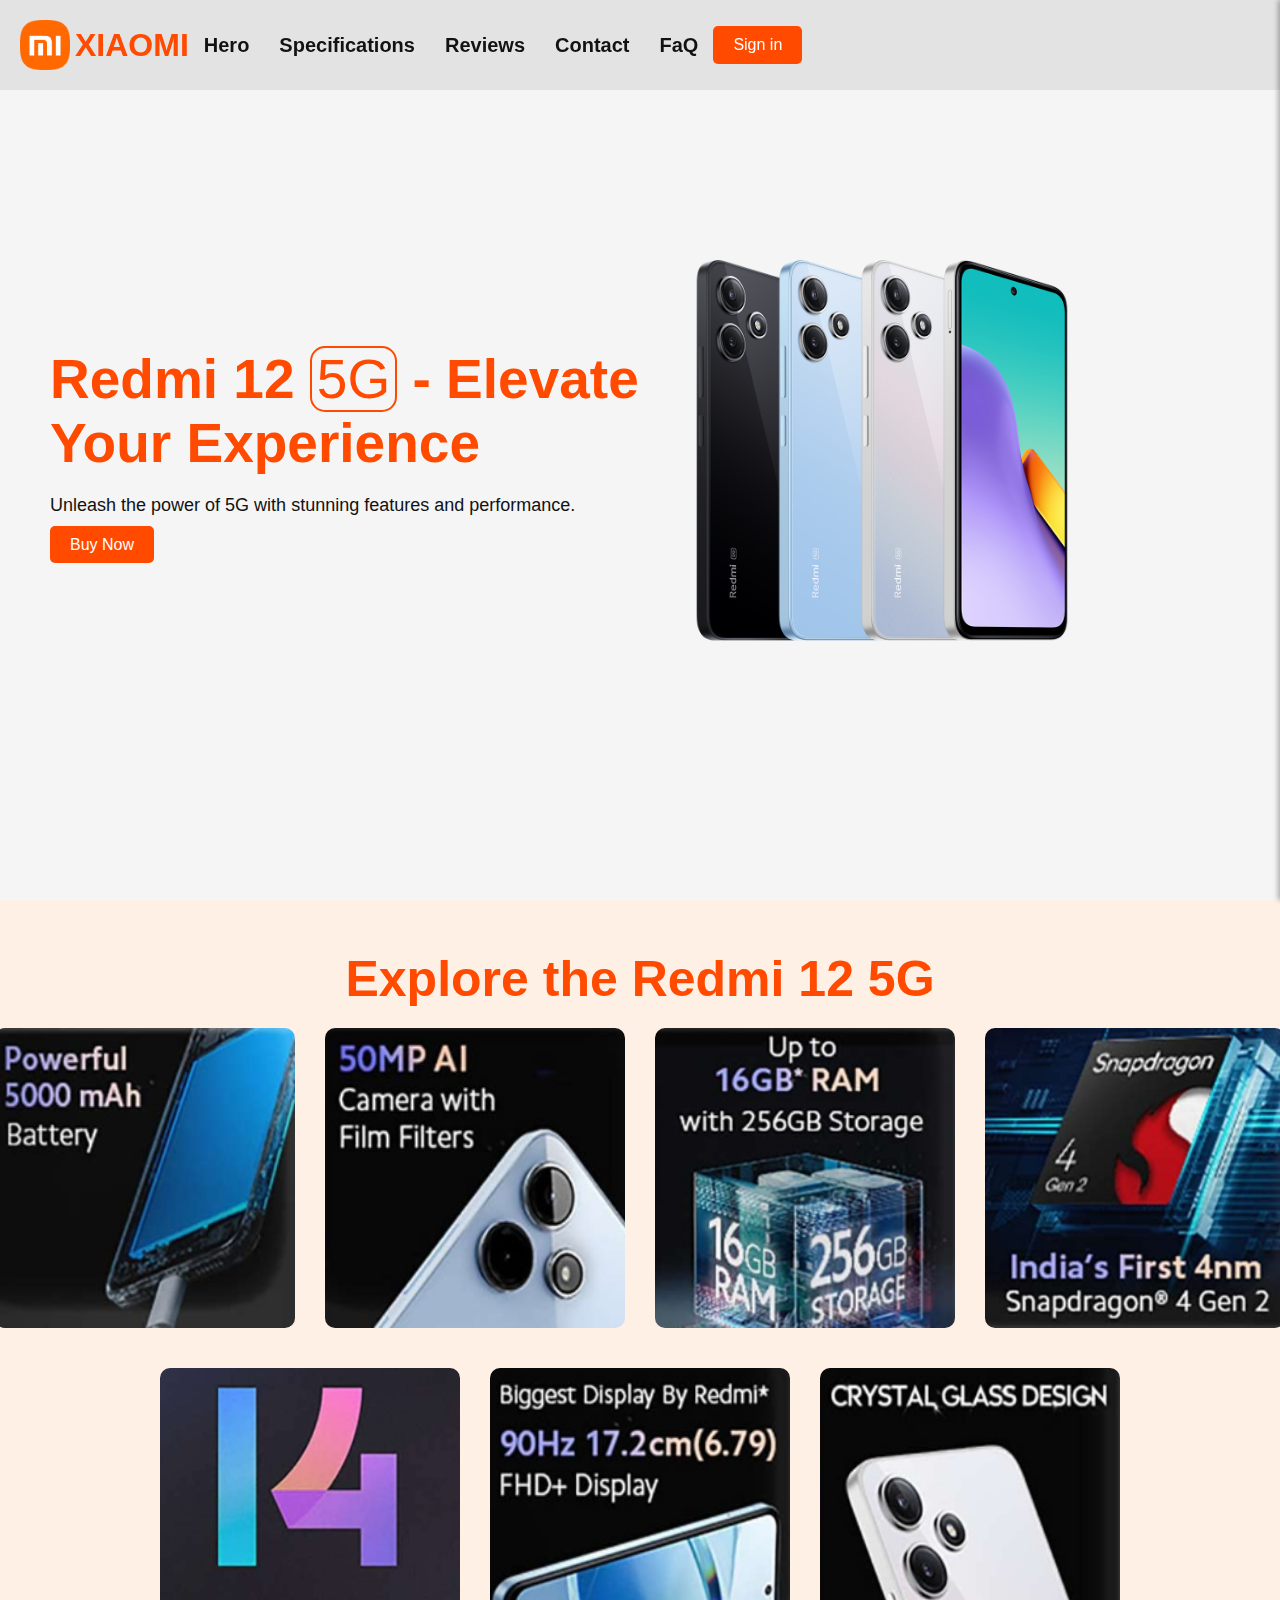
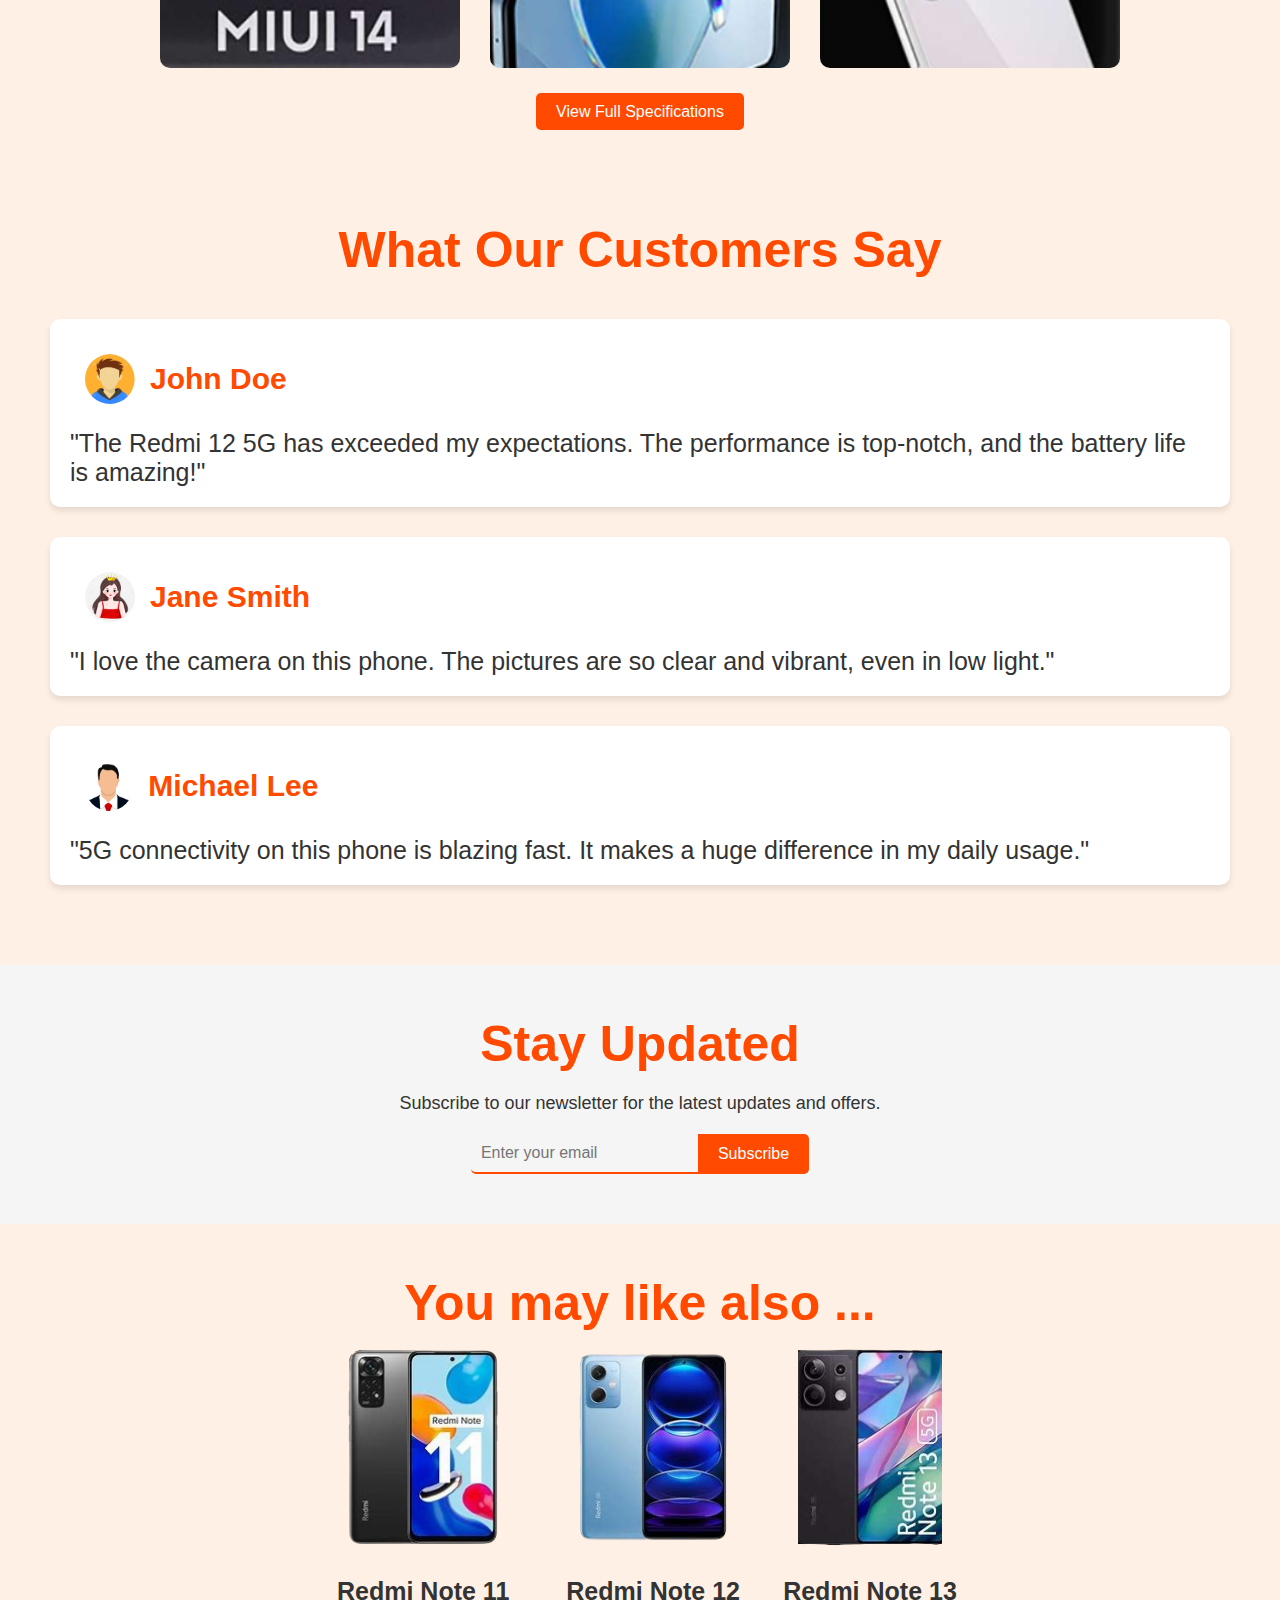
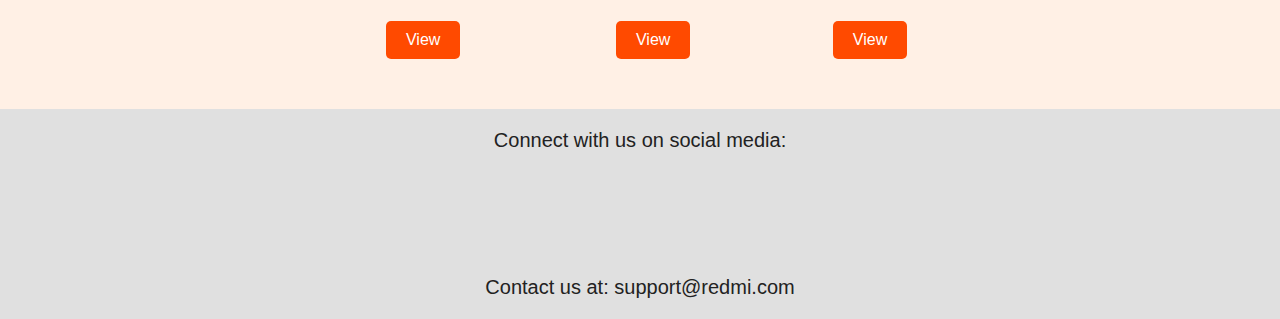
<file: index.html>
<!DOCTYPE html>
<html lang="en">

<head>
    <meta charset="UTF-8">
    <meta name="viewport" content="width=device-width, initial-scale=1.0">
    <title>Redmi 12 5G - Elevate Your Experience</title>
    <link rel="icon" type="image/x-icon" href="/img/MI_Logo.png">
    <link rel="stylesheet" href="https://cdnjs.cloudflare.com/ajax/libs/font-awesome/6.6.0/css/all.min.css"
        integrity="sha512-Kc323vGBEqzTmouAECnVceyQqyqdsSiqLQISBL29aUW4U/M7pSPA/gEUZQqv1cwx4OnYxTxve5UMg5GT6L4JJg=="
        crossorigin="anonymous" referrerpolicy="no-referrer" />
    <link rel="stylesheet" href="styles.css">
    <link rel="stylesheet" href="resp.css" class="css">
</head>

<body>
        <!-- Dark Mode Toggle -->
        <!-- <div class="dark-mode-toggle">
            <button id="darkModeToggle">Toggle Dark Mode</button>
        </div> -->

    <!-- Sidebar for Small Screens -->
    <div class="sidebar" id="sidebar">
        <div class="logo">
            <div class="user social-icons">
                <img src="/img/MI_Logo.png" alt="Redmi Logo" onclick="reload()">
                <!-- <i class="cta fa-solid fa-user-plus"></i> -->
                <a href="sign-in.html" class="cta">Sign in</a>
            </div>
        </div>
        <br>
        <a href="#hero">Home</a>
        <a href="/spacs.html">Specifications</a>
        <!-- <a href="#comparison">Comparison</a> -->
        <a href="#reviews">Reviews</a>
        <a href="#contact">Contact</a>
        <a href="/faq.html">FaQ</a>
        <hr>
        <br>
        <a class="Extra-link" href="#contact">Support</a>
        <a class="Extra-link" href="#contact">About Us</a>
        <a class="Extra-link" href="#contact">Xiaomi Projects</a>

        <hr>
        <div class="social-icons">
            <i class="fa-brands fa-instagram"></i>
            <i class="fa-brands fa-x-twitter"></i>
            <i class="fa-brands fa-facebook"></i>
        </div>
    </div>

    <!-- Header Section -->
    <header>
        <div class="logo">
            <img src="/img/MI_Logo.png" alt="Redmi Logo" onclick="reload()">
            <h1>Xiaomi</h1>
        </div>
        
        <nav>
            <ul>
                <!-- <li><i class="fa-solid fa-user-plus"></i></li> -->
                <li><a href="#hero">Hero</a></li>
                <li><a href="/spacs.html">Specifications</a></li>
                <!-- <li><a href="#comparison">Comparison</a></li> -->
                <li><a href="#reviews">Reviews</a></li>
                <li><a href="#contact">Contact</a></li>
                <li><a href="/faq.html">FaQ</a></li>
               <a href="sign-in.html" class="cta">Sign in</a>
            </ul>
        </nav>
        <div class="menu-icon" id="menuIcon">
            <span></span>
            <span></span>
            <span></span>
        </div>
    </header>

    <!-- Hero Section with Parallax Scrolling -->
    <section class="hero" id="hero">
        <div class="hero-content">
            <h1>Redmi 12 <span>5G</span> - Elevate Your Experience</h1>
            <p>Unleash the power of 5G with stunning features and performance.</p>
            <div class="cta-btn">
                <a href="#buy" class="cta">Buy Now</a>
            </div>
        </div>
        <div class="hero-image">
            <img src="/img/Redmi 12 Front.png" alt="Redmi 12 5G">
        </div>
    </section>

    <!-- Image Slider Section -->
    <section class="image-slider">
        <h2>Explore the Redmi 12 5G</h2>
        <div class="slider">
            <img src="/img/Battery.png" alt="">
            <img src="/img/Camera.png" alt="">
            <img src="/img/Ram.png" alt="">
            <img src="/img/Processor.png" alt="">
        </div>

        <div class="slider">
            <img src="/img/OS.png" alt="">
            <img src="/img/Display.png" alt="">
            <img src="/img/Design.png" alt="">
        </div>

        <div class="viewBtn">
            <a href="spacs.html" class="cta">View Full Specifications</a>
        </div>
    </section>

    <!-- Comparison Section -->
    <!-- <section id="comparison" class="comparison">
        <h2>Compare with Other Models</h2>
        <table>
            <tr>
                <th>Feature</th>
                <th>Redmi 12 5G</th>
                <th>Redmi 11</th>
                <th>Redmi Note 10</th>
            </tr>
            <tr>
                <td>Display</td>
                <td>6.79-inch FHD+</td>
                <td>6.5-inch HD+</td>
                <td>6.43-inch FHD+</td>
            </tr>
            <tr>
                <td>Camera</td>
                <td>50MP Dual</td>
                <td>48MP</td>
                <td>48MP Quad</td>
            </tr>
            <tr>
                <td>Battery</td>
                <td>5000mAh</td>
                <td>5000mAh</td>
                <td>5000mAh</td>
            </tr>
            <tr>
                <td>Processor</td>
                <td>Snapdragon 4 Gen 2</td>
                <td>MediaTek Helio G85</td>
                <td>Snapdragon 678</td>
            </tr>
            <tr>
                <td>5G Support</td>
                <td>Yes</td>
                <td>No</td>
                <td>No</td>
            </tr>
        </table>
    </section> -->

    <!-- Customer Reviews Section -->
    <section id="reviews" class="reviews">
        <h2>What Our Customers Say</h2>
        <div class="review">
            <h3><img src="/Review/avatar 1.jpg" alt=""> John Doe</h3>
            <p>"The Redmi 12 5G has exceeded my expectations. The performance is top-notch, and the battery life is
                amazing!"</p>
        </div>
        <div class="review">
            <h3><img src="/Review/avatar 2.png" alt=""> Jane Smith</h3>
            <p>"I love the camera on this phone. The pictures are so clear and vibrant, even in low light."</p>
        </div>
        <div class="review">
            <h3><img src="/Review/avatar 3.jpg" alt=""> Michael Lee</h3>
            <p>"5G connectivity on this phone is blazing fast. It makes a huge difference in my daily usage."</p>
        </div>
    </section>

    <!-- Newsletter Signup Section -->
    <section id="newsletter" class="newsletter">
        <h2>Stay Updated</h2>
        <p>Subscribe to our newsletter for the latest updates and offers.</p>
        <form>
            <input type="email" placeholder="Enter your email" required>
            <button type="submit" class="cta">Subscribe</button>
        </form>
    </section>

    <section class="more">
        <h2>You may like also ... </h2>
        <div class="slider">
            <div class="morePhone">
                <img src="More/Redmi Note 11.png" alt="">
                <h3>Redmi Note 11</h3>
                <a href="spacs.html" class="cta">View</a>
            </div>
            <div class="morePhone">
                <img src="More/Redmi Note 12.png" alt="">
                <h3>Redmi Note 12</h3>
                <a href="spacs.html" class="cta">View</a>
            </div>
            <div class="morePhone">
                <img src="More/Redmi Note 13.png" alt="">
                <h3>Redmi Note 13</h3>
                <a href="spacs.html" class="cta">View</a>
            </div>
        </div>
    </section>
    <!-- <hr> -->

    <!-- Footer Section -->
    <footer id="contact">
        <p>Connect with us on social media:</p>
        <div class="social-icons">
            <i class="fa-brands fa-instagram"></i>
            <i class="fa-brands fa-x-twitter"></i>
            <i class="fa-brands fa-facebook"></i>
        </div>
        <p>Contact us at: <a href="mailto:support@redmi.com">support@redmi.com</a></p>
    </footer>

    <!-- JavaScript for Dark Mode -->
    <script src="script.js"></script>
</body>

</html>
</file>
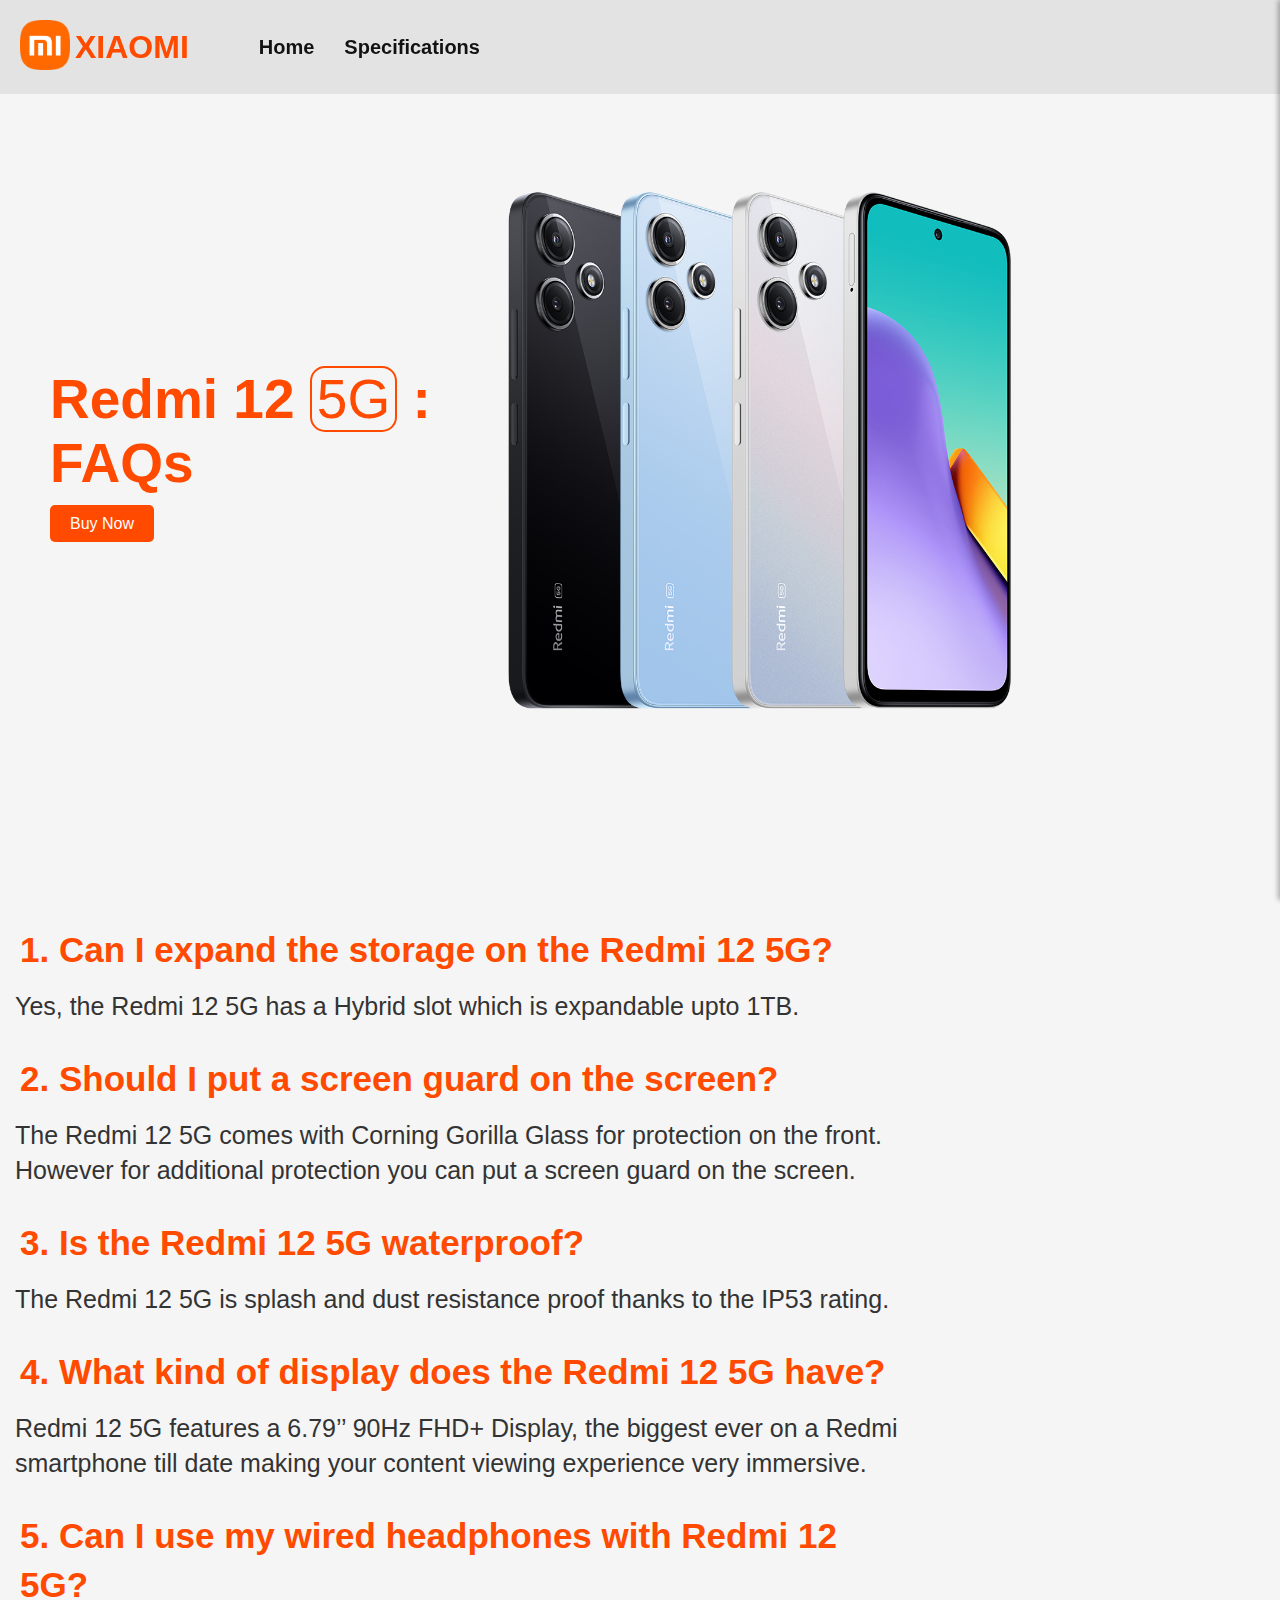
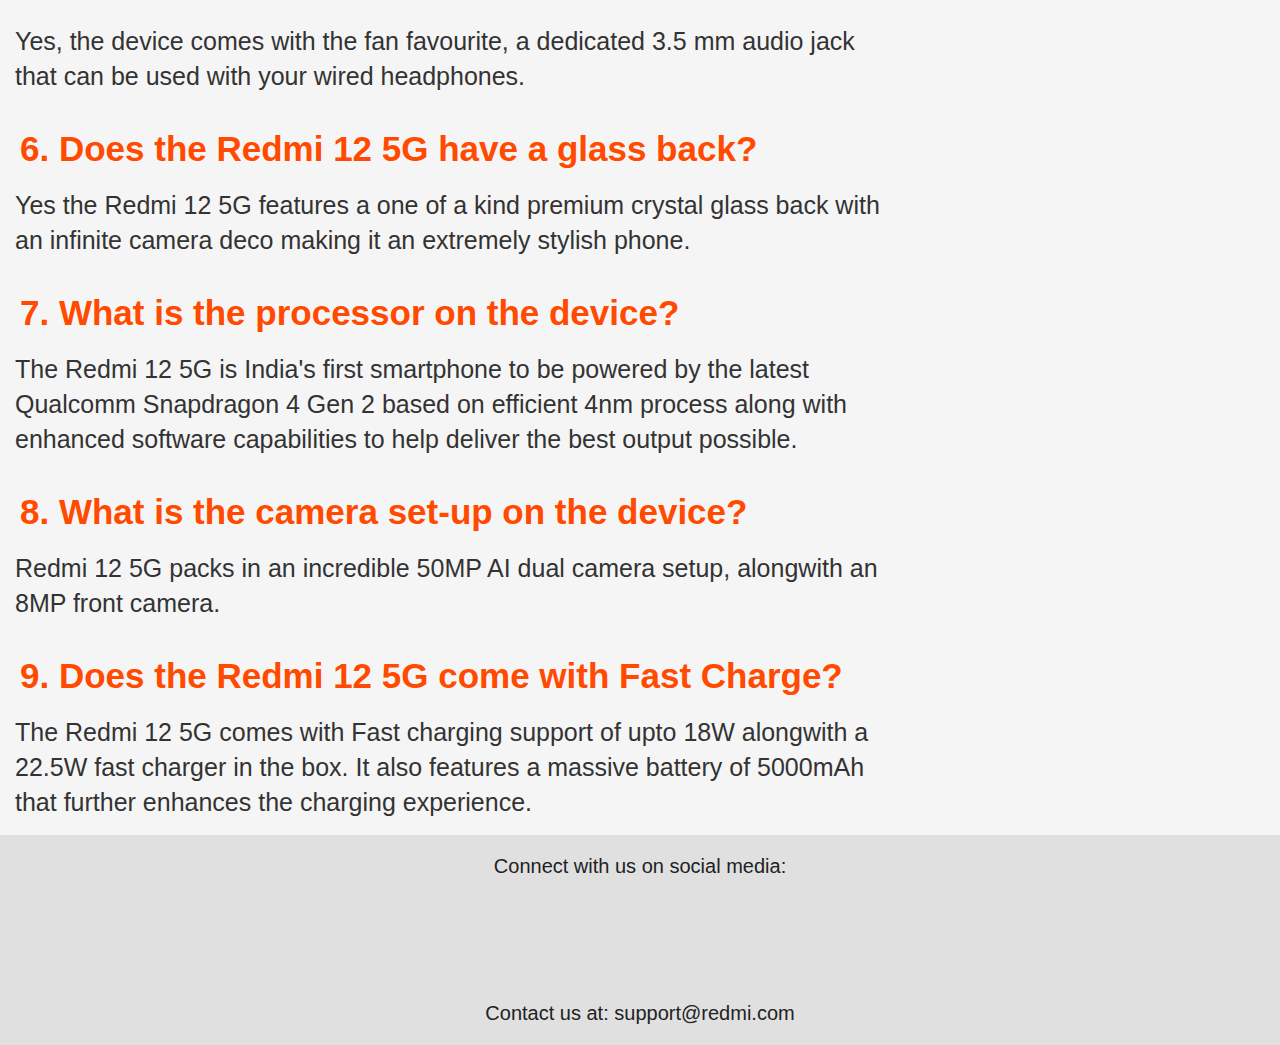
<file: faq.html>
<!DOCTYPE html>
<html lang="en">

<head>
    <meta charset="UTF-8">
    <meta name="viewport" content="width=device-width, initial-scale=1.0">
    <link rel="icon" type="image/x-icon" href="/img/MI_Logo.ico">
    <link rel="stylesheet" href="spacs.css" class="css">
    <link rel="stylesheet" href="styles.css" class="css">
    <link rel="stylesheet" href="resp.css" class="css">
    <link rel="stylesheet" href="https://cdnjs.cloudflare.com/ajax/libs/font-awesome/6.6.0/css/all.min.css"
        integrity="sha512-Kc323vGBEqzTmouAECnVceyQqyqdsSiqLQISBL29aUW4U/M7pSPA/gEUZQqv1cwx4OnYxTxve5UMg5GT6L4JJg=="
        crossorigin="anonymous" referrerpolicy="no-referrer" />
    <title>FaQ Section</title>
</head>

<body>
    <!-- Dark Mode Toggle -->
    <!-- <div class="dark-mode-toggle">
        <button id="darkModeToggle">Toggle Dark Mode</button>
    </div> -->

    <div class="sidebar" id="sidebar">
        <div class="logo">
            <div class="user social-icons">
                <img src="/img/MI_Logo.png" alt="Redmi Logo" onclick="reload()">
                <a href="sign-in.html" class="cta">Sign in</a>
            </div>
        </div>
        <br>
        <a href="/index.html">Home</a>
        <a href="/spacs.html">Specifications</a>
        <!-- <a href="#comparison">Comparison</a> -->
        <!-- <a href="#reviews">Reviews</a>
        <a href="#contact">Contact</a> -->
        <hr>
        <br>
        <a class="Extra-link" href="#contact">Support</a>
        <a class="Extra-link" href="#contact">About Us</a>
        <a class="Extra-link" href="#contact">Xiaomi Projects</a>

        <hr>
        <div class="social-icons">
            <i class="fa-brands fa-instagram"></i>
            <i class="fa-brands fa-x-twitter"></i>
            <i class="fa-brands fa-facebook"></i>
        </div>
    </div>

    <!-- Header Section -->
    <header>
        <div class="logo">
            <a href="index.html"><img src="/img/MI_Logo.png" alt="Redmi Logo"></a>
            <h1>Xiaomi</h1>
        </div>
        <nav>
            <ul>
                <li><i class="fa-solid fa-user-plus"></i></li>
                <li><a href="/index.html">Home</a></li>
                <li><a href="/spacs.html">Specifications</a></li>
                <!-- <li><a href="#comparison">Comparison</a></li> -->
                <!-- <li><a href="#reviews">Reviews</a></li>
                <li><a href="#contact">Contact</a></li> -->
            </ul>
        </nav>
        <div class="menu-icon" id="menuIcon">
            <span></span>
            <span></span>
            <span></span>
        </div>
        <!-- <a href="#buy" class="cta">Buy Now</a> -->
    </header>

    <section class="hero">
        <div class="hero-content">
            <h1>Redmi 12 <span>5G</span> : FAQs</h1>
            <div class="cta-btn">
                <a href="#buy" class="cta">Buy Now</a>
            </div>
        </div>
        <div class="hero-image">
            <img src="/img/Redmi 12 Front.png" alt="Redmi 12 5G">
        </div>
    </section>

    <section class="FaQ-Box">
        <div class="faq">
            <h1 class="question">1. Can I expand the storage on the Redmi 12 5G? </h1>
            <p class="answer">Yes, the Redmi 12 5G has a Hybrid slot which is expandable upto 1TB. 
            </p>
        </div>

        <div class="faq">
            <h1 class="question">2. Should I put a screen guard on the screen? </h1>
            <p class="answer">The Redmi 12 5G comes with Corning Gorilla Glass for protection on the front. However for additional protection you can put a screen guard on the screen.
            </p>
        </div>

        <div class="faq">
            <h1 class="question">3. Is the Redmi 12 5G waterproof?</h1>
            <p class="answer">The Redmi 12 5G is splash and dust resistance proof thanks to the IP53 rating.  
            </p>
        </div>

        <div class="faq">
            <h1 class="question">4. What kind of display does the Redmi 12 5G have?</h1>
            <p class="answer">Redmi 12 5G features a 6.79’’ 90Hz FHD+ Display, the biggest ever on a Redmi smartphone till date making your content viewing experience very immersive. 
            </p>
        </div>

        <div class="faq">
            <h1 class="question">5. Can I use my wired headphones with Redmi 12 5G?</h1>
            <p class="answer">Yes, the device comes with the fan favourite, a dedicated 3.5 mm audio jack that can be used with your wired headphones.  
            </p>
        </div>

        <div class="faq">
            <h1 class="question">6. Does the Redmi 12 5G have a glass back?  </h1>
            <p class="answer">Yes the Redmi 12 5G features a one of a kind premium crystal glass back with an infinite camera deco making it an extremely stylish phone. 
            </p>
        </div>

        <div class="faq">
            <h1 class="question">7. What is the processor on the device?</h1>
            <p class="answer">The Redmi 12 5G is India's first smartphone to be powered by the latest Qualcomm Snapdragon 4 Gen 2 based on efficient 4nm process along with enhanced software capabilities to help deliver the best output possible. 
            </p>
        </div>

        <div class="faq">
            <h1 class="question">8. What is the camera set-up on the device?</h1>
            <p class="answer">Redmi 12 5G packs in an incredible 50MP AI dual camera setup, alongwith an 8MP front camera. 
            </p>
        </div>

        <div class="faq">
            <h1 class="question">9. Does the Redmi 12 5G come with Fast Charge?</h1>
            <p class="answer">The Redmi 12 5G comes with Fast charging support of upto 18W alongwith a 22.5W fast charger in the box. It also features a massive battery of 5000mAh that further enhances the charging experience.            
            </p>
        </div>
    </section>

    <!-- Footer Section -->
    <footer id="contact">
        <p>Connect with us on social media:</p>
        <div class="social-icons">
            <i class="fa-brands fa-instagram"></i>
            <i class="fa-brands fa-x-twitter"></i>
            <i class="fa-brands fa-facebook"></i>
        </div>
        <p>Contact us at: <a href="mailto:support@redmi.com">support@redmi.com</a></p>
    </footer>

    <script src="script.js"></script>
</body>

</html>
</file>
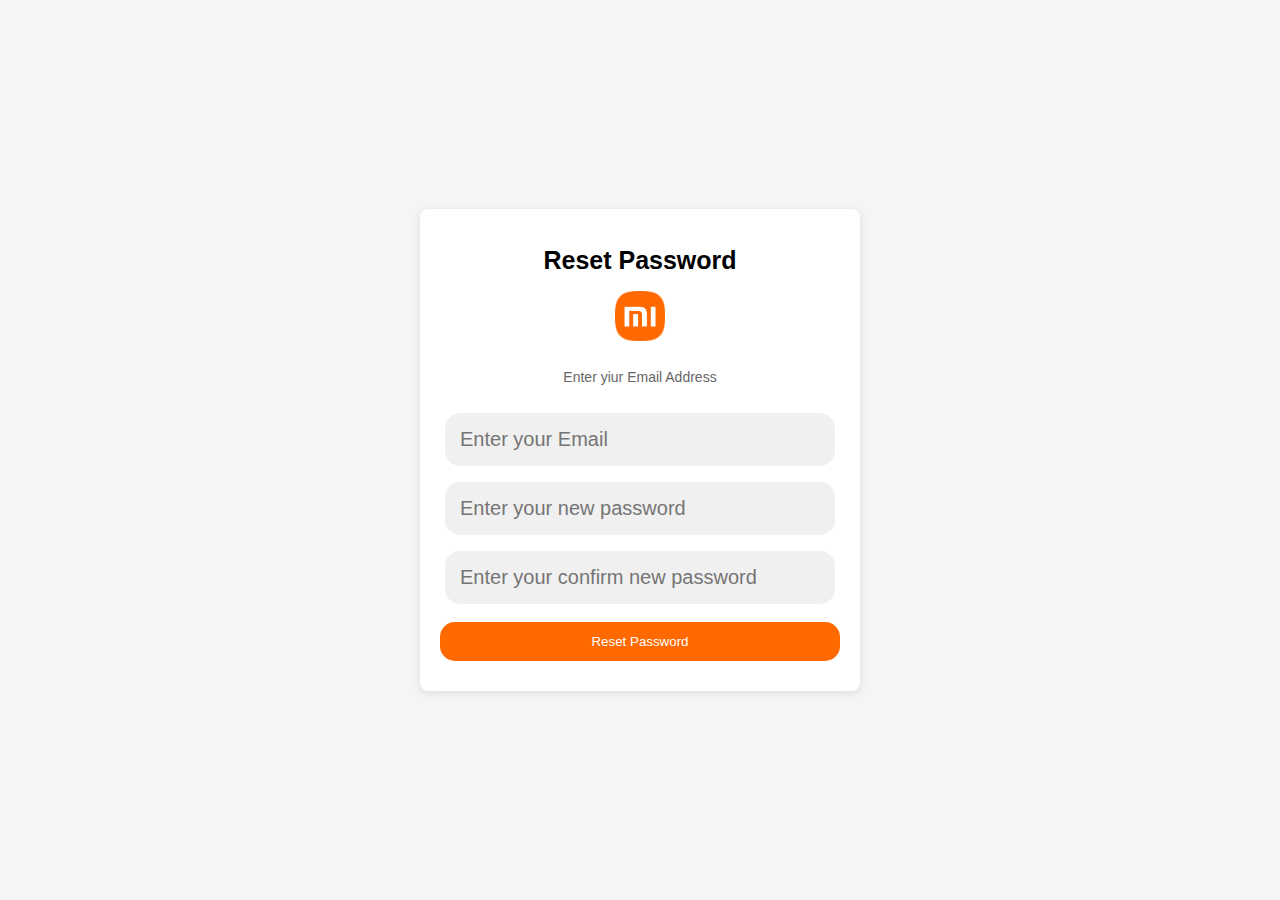
<file: reset-password.html>
<!DOCTYPE html>
<html lang="en">

<head>
    <meta charset="UTF-8">
    <meta name="viewport" content="width=device-width, initial-scale=1.0">
    <title>Reset Password</title>
    <link rel="stylesheet" href="https://cdnjs.cloudflare.com/ajax/libs/font-awesome/6.6.0/css/all.min.css"
        integrity="sha512-Kc323vGBEqzTmouAECnVceyQqyqdsSiqLQISBL29aUW4U/M7pSPA/gEUZQqv1cwx4OnYxTxve5UMg5GT6L4JJg=="
        crossorigin="anonymous" referrerpolicy="no-referrer" />
    <link rel="stylesheet" href="sign-in.css">
</head>

<body>
    <div class="container">
        <h1>Reset Password</h1>
        <img src="/img/MI_Logo.png" alt="Xiaomi Logo" class="logo">
        <p class="message">Enter yiur Email Address</p>
    
        <form class="login-form">
            <input type="email" placeholder="Enter your Email" required>
            <div class="password-container">
                <input type="password" placeholder="Enter your new password" id="new-password" required>
            </div>
            <div class="password-container">
                <input type="password" placeholder="Enter your confirm new password" id="confirm-new-password" required>
            </div>
            <button type="submit" class="signin-btn" disabled>Reset Password</button>
        </form>
    </div>
</body>
</file>
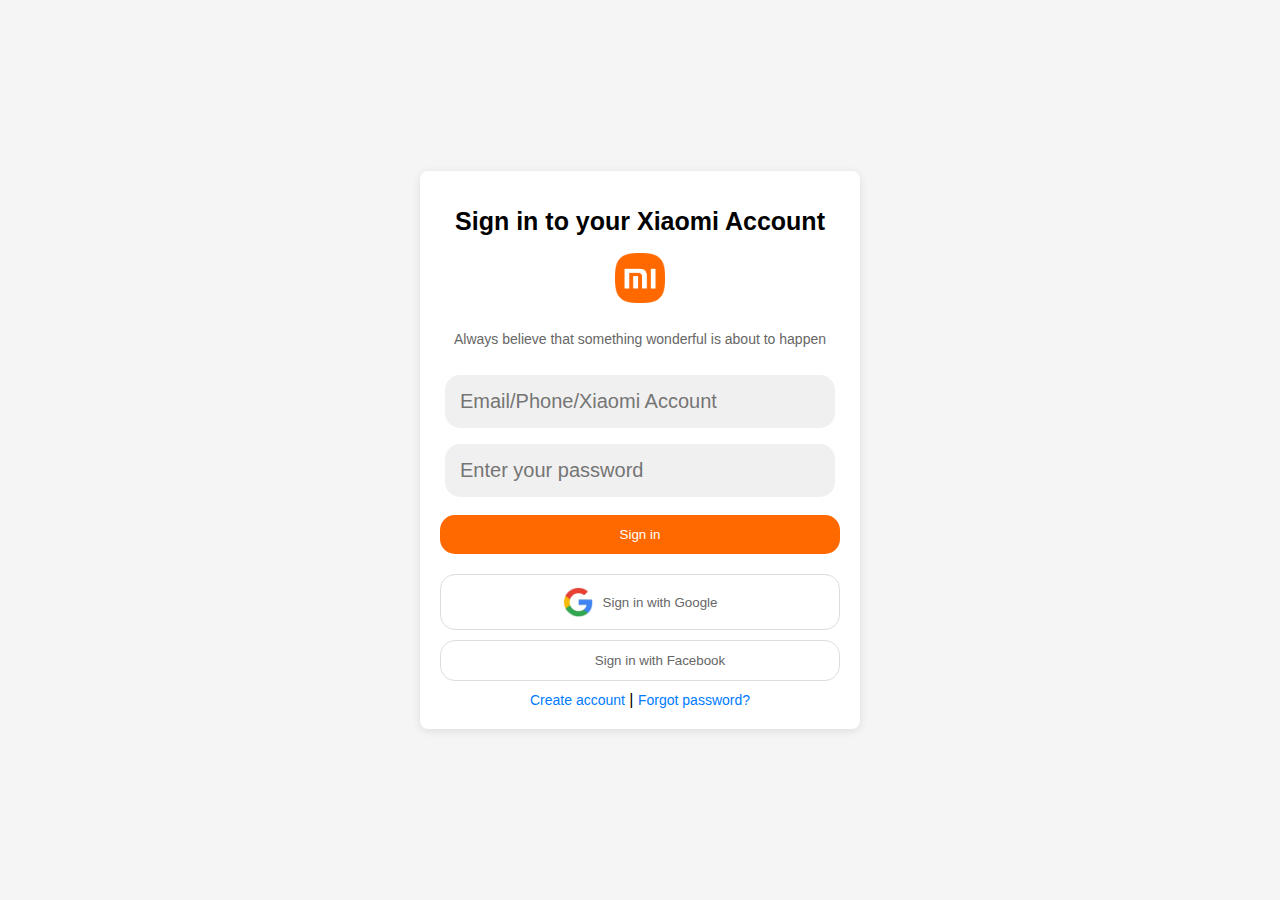
<file: sign-in.html>
<!DOCTYPE html>
<html lang="en">
<head>
    <meta charset="UTF-8">
    <meta name="viewport" content="width=device-width, initial-scale=1.0">
    <title>Sign in to your Xiaomi Account</title>
    <link rel="stylesheet" href="https://cdnjs.cloudflare.com/ajax/libs/font-awesome/6.6.0/css/all.min.css" integrity="sha512-Kc323vGBEqzTmouAECnVceyQqyqdsSiqLQISBL29aUW4U/M7pSPA/gEUZQqv1cwx4OnYxTxve5UMg5GT6L4JJg==" crossorigin="anonymous" referrerpolicy="no-referrer" />
    <link rel="stylesheet" href="sign-in.css">
</head>

<body>
    <div class="container">
        <h1>Sign in to your Xiaomi Account</h1>
        <img src="/img/MI_Logo.png" alt="Xiaomi Logo" class="logo">
        <p class="message">Always believe that something wonderful is about to happen</p>

        <form class="login-form">
            <input type="text" placeholder="Email/Phone/Xiaomi Account" required>
            <div class="password-container">
                <input type="password" placeholder="Enter your password" id="password" required>
            </div>
            <button type="submit" class="signin-btn" disabled>Sign in</button>
        </form>

        <button class="google-signin">
            <img src="/img/google.png" alt="Google Logo">
            Sign in with Google
        </button>

        <button class="facebook-signin">
            <i class="fa-brands fa-facebook"></i>Sign in with Facebook
        </button>
        
        <div class="links">
            <a href="sign-up.html">Create account</a> | <a href="reset-password.html">Forgot password?</a>
        </div>
        
    </div>

    <script src="script.js"></script>
</body>
</html>
</file>
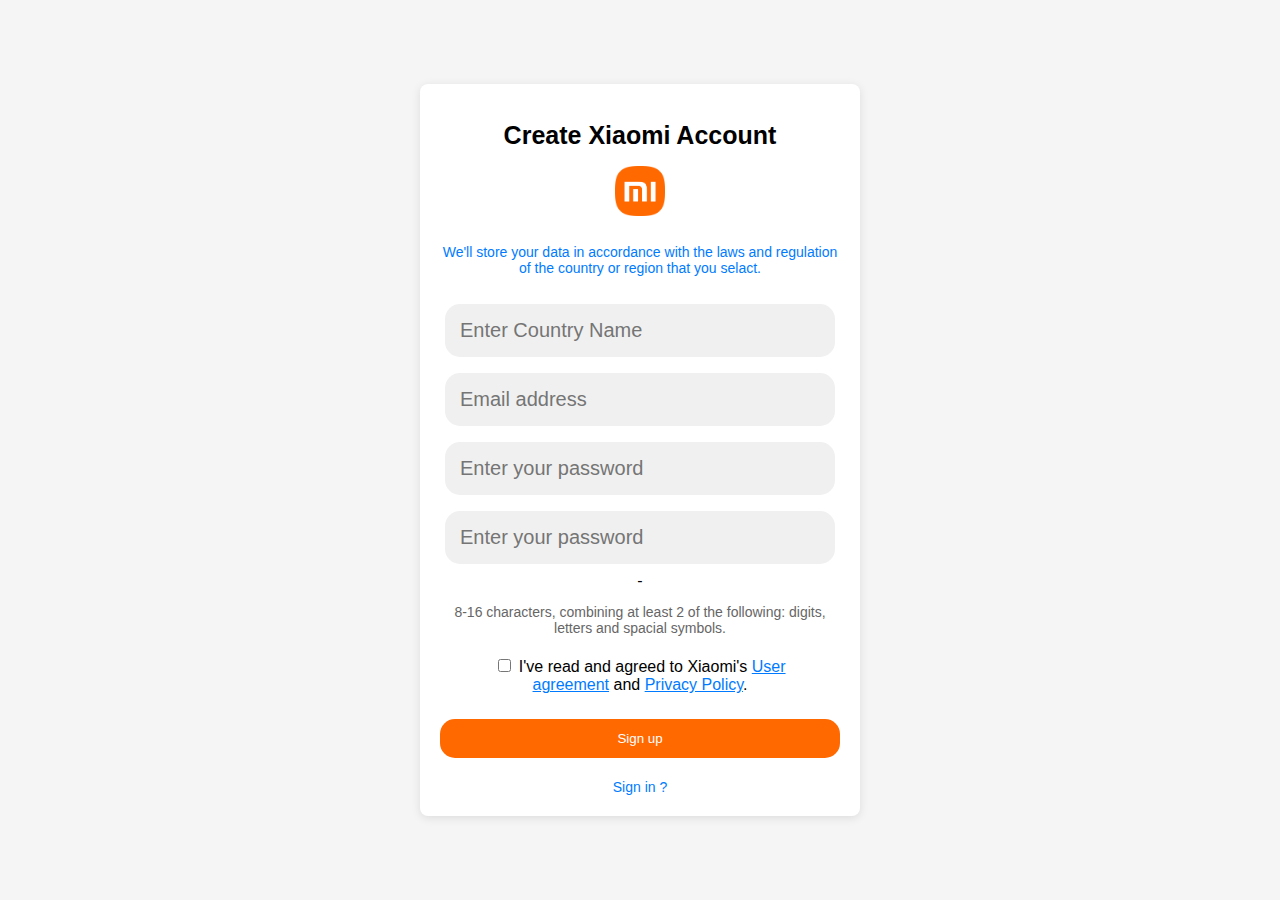
<file: sign-up.html>
<!DOCTYPE html>
<html lang="en">
<head>
    <meta charset="UTF-8">
    <meta name="viewport" content="width=device-width, initial-scale=1.0">
    <title>Sign up to your Xiaomi Account</title>
    <link rel="stylesheet" href="https://cdnjs.cloudflare.com/ajax/libs/font-awesome/6.6.0/css/all.min.css" integrity="sha512-Kc323vGBEqzTmouAECnVceyQqyqdsSiqLQISBL29aUW4U/M7pSPA/gEUZQqv1cwx4OnYxTxve5UMg5GT6L4JJg==" crossorigin="anonymous" referrerpolicy="no-referrer" />
    <link rel="stylesheet" href="sign-in.css">
</head>

<body>
    <div class="container">
        <h1>Create Xiaomi Account</h1>
        <img src="/img/MI_Logo.png" alt="Xiaomi Logo" class="logo">
        <p class="message msg-su">We'll store your data in accordance with the laws and regulation of the country or region that you selact.</p>

        <form class="login-form">
            <input type="text" placeholder="Enter Country Name" required>
            <input type="text" placeholder="Email address" required>
            <div class="password-container">
                <input type="password" placeholder="Enter your password" id="password" required>
            </div>
            <div class="password-container">
                <input type="password" placeholder="Enter your password" id="confirm-password" required>
            </div>-
            <p class="message">8-16 characters, combining at least 2 of the following: digits, letters and spacial symbols.</p> 

            <div class="check-box">
                <input type="checkbox" name="afreemant" id="agreement"> I've read and agreed to Xiaomi's <a class="link-in" href="#">User agreement</a> and <a class="link-in"  href="#">Privacy Policy</a>.
            </div>
            <button type="submit" class="signin-btn" disabled>Sign up</button>
        </form>

        <div class="links">
            <a href="sign-in.html">Sign in ?</a>
        </div>
        
    </div>

    <script src="script.js"></script>
</body>
</html>
</file>
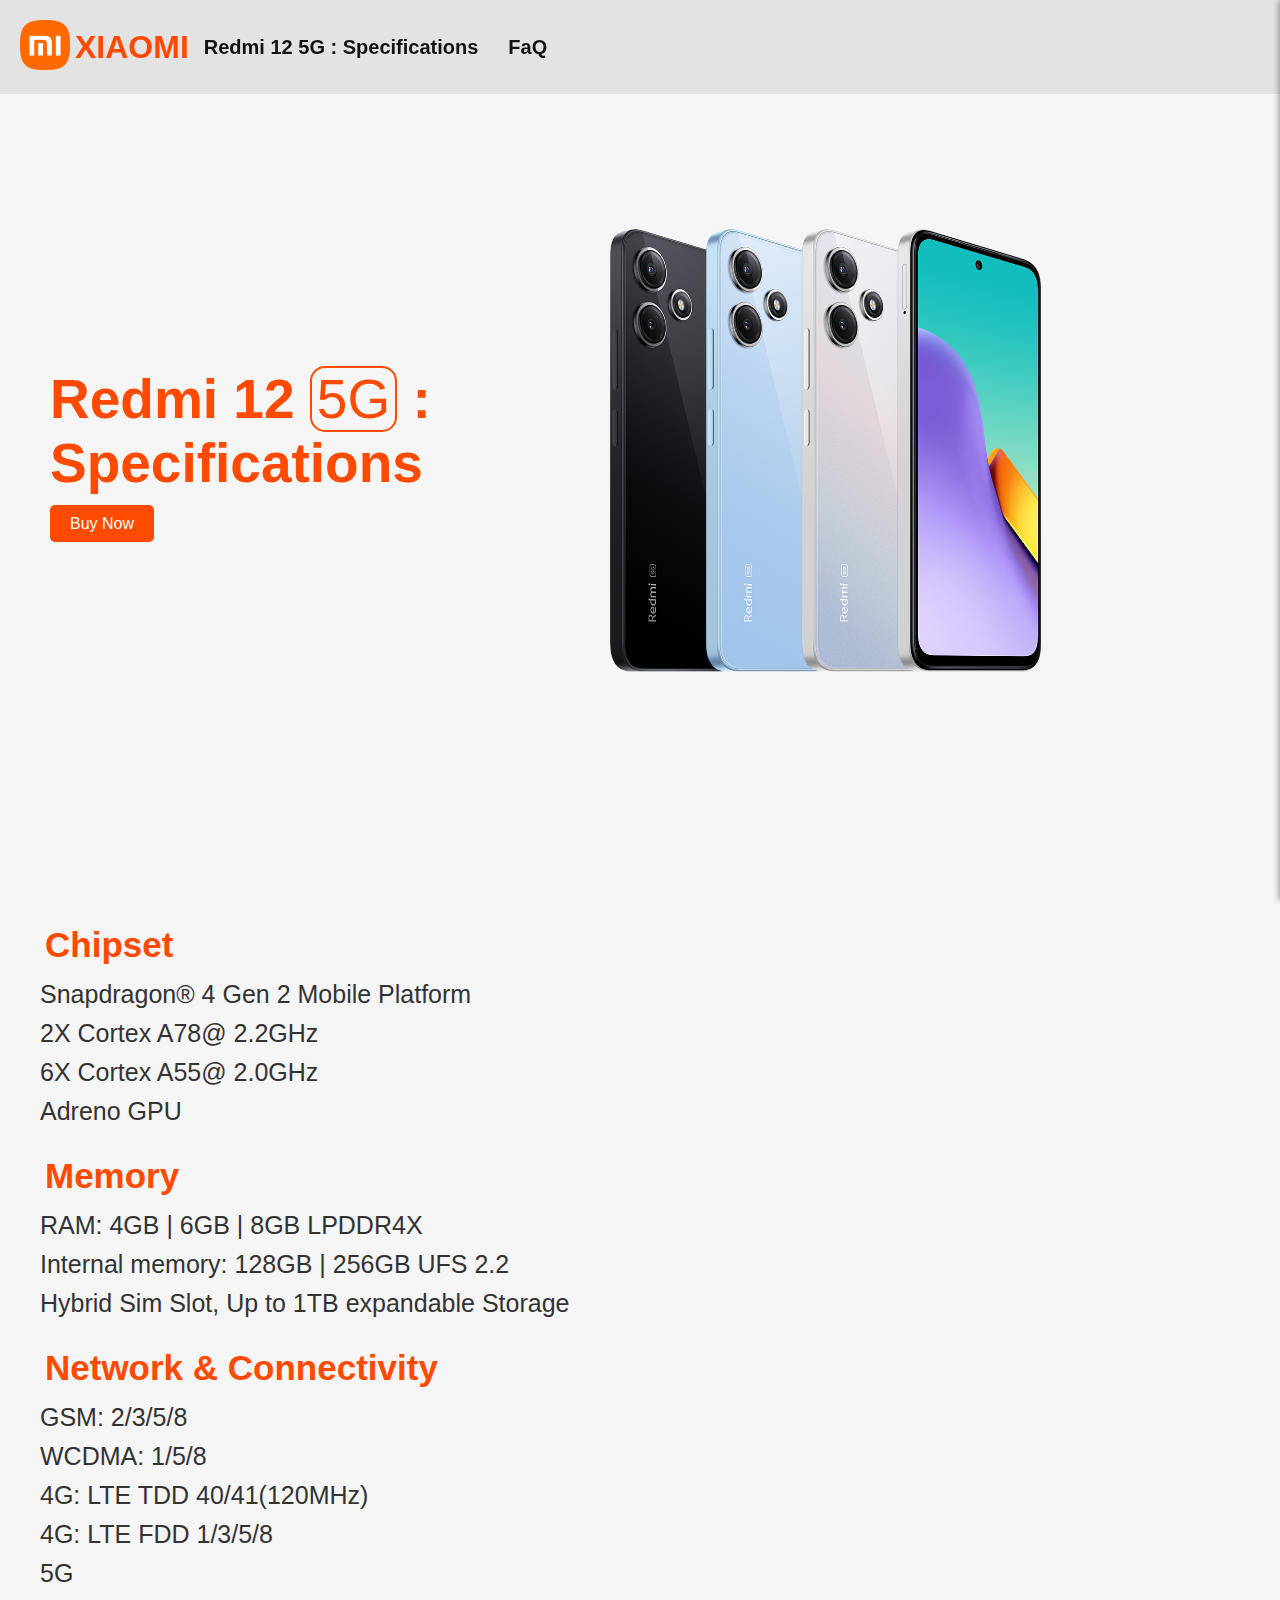
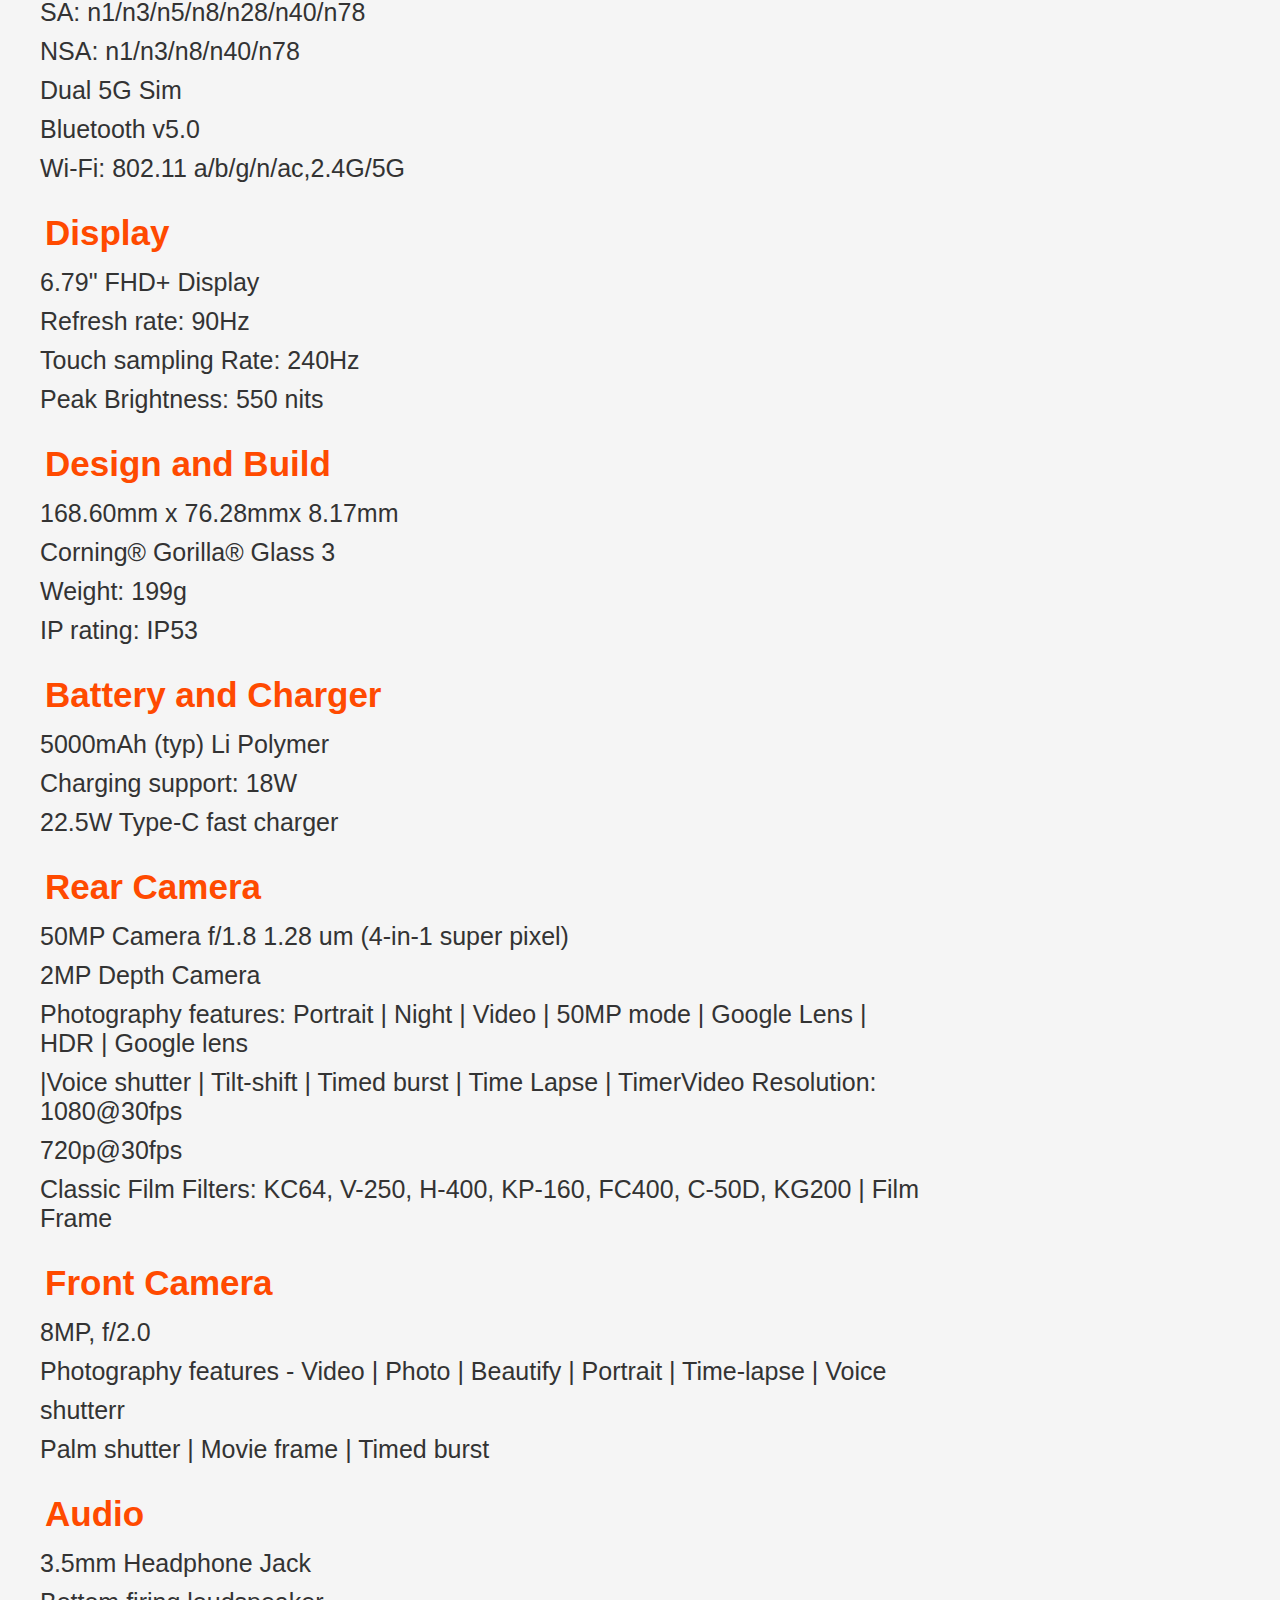
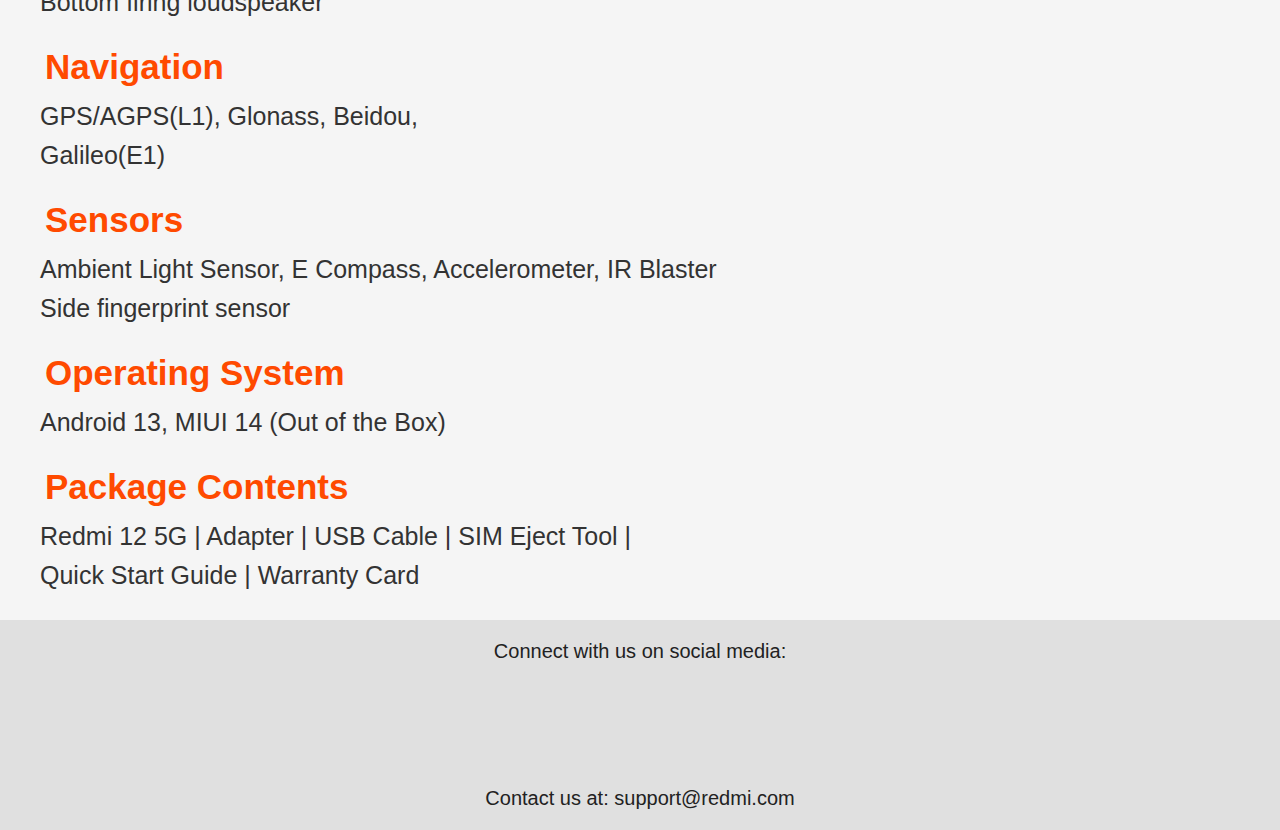
<file: spacs.html>
<!DOCTYPE html>
<html lang="en">

<head>
    <meta charset="UTF-8">
    <meta name="viewport" content="width=device-width, initial-scale=1.0">
    <link rel="icon" type="image/x-icon" href="/img/MI_Logo.ico">
    <link rel="stylesheet" href="spacs.css" class="css">
    <link rel="stylesheet" href="styles.css" class="css">
    <link rel="stylesheet" href="resp.css" class="css">
    <link rel="stylesheet" href="https://cdnjs.cloudflare.com/ajax/libs/font-awesome/6.6.0/css/all.min.css"
        integrity="sha512-Kc323vGBEqzTmouAECnVceyQqyqdsSiqLQISBL29aUW4U/M7pSPA/gEUZQqv1cwx4OnYxTxve5UMg5GT6L4JJg=="
        crossorigin="anonymous" referrerpolicy="no-referrer" />
    <title>Redmi 12 %G : Spacs</title>
</head>

<body>
    <!-- Dark Mode Toggle -->
    <!-- <div class="dark-mode-toggle">
        <button id="darkModeToggle">Toggle Dark Mode</button>
    </div> -->

    <div class="sidebar" id="sidebar">
        <div class="logo">
            <div class="user social-icons">
                <img src="/img/MI_Logo.png" alt="Redmi Logo" onclick="reload()">
               <a href="sign-in.html" class="cta">Sign in</a>
            </div>
        </div>
        <br>
        <a href="/index.html">Home</a>
        <a href="/faq.html">FaQ</a>
        <!-- <a href="#comparison">Comparison</a> -->
        <!-- <a href="#reviews">Reviews</a>
        <a href="#contact">Contact</a> -->
        <hr>
        <br>
        <a class="Extra-link" href="#contact">Support</a>
        <a class="Extra-link" href="#contact">About Us</a>
        <a class="Extra-link" href="#contact">Xiaomi Projects</a>

        <hr>
        <div class="social-icons">
            <i class="fa-brands fa-instagram"></i>
            <i class="fa-brands fa-x-twitter"></i>
            <i class="fa-brands fa-facebook"></i>
        </div>
    </div>

    <!-- Header Section -->
    <header>
        <div class="logo">
            <a href="index.html"><img src="/img/MI_Logo.png" alt="Redmi Logo"></a>
            <h1>Xiaomi</h1>
        </div>
        
        <nav>
            <ul>
                <li><a href="#specs">Redmi 12 5G : Specifications</a></li>
                <li><a href="/faq.html">FaQ</a></li>
            </ul>
        </nav>
        <div class="menu-icon" id="menuIcon">
            <span></span>
            <span></span>
            <span></span>
        </div>
    </header>

    <!-- Hero -->
    <section class="hero">
        <div class="hero-content">
            <h1>Redmi 12 <span>5G</span> : Specifications</h1>
            <div class="cta-btn">
                <a href="#buy" class="cta">Buy Now</a>
            </div>
        </div>
        <div class="hero-image">
            <img src="/img/Redmi 12 Front.png" alt="Redmi 12 5G">
        </div>
    </section>

    <!-- spacificatiomn -->
    <div class="specificationsBox">
        <div class="specs" id="specs">
            <h1 class="specsTitle">Chipset</h1>
            <p class="specsImfo">Snapdragon® 4 Gen 2 Mobile Platform</p>
            <p class="specsImfo">2X Cortex A78@ 2.2GHz</p>
            <p class="specsImfo">6X Cortex A55@ 2.0GHz</p>
            <p class="specsImfo">Adreno GPU</p>
        </div>

        <div class="specs">
            <h1 class="specsTitle">Memory</h1>
            <p class="specsImfo">RAM: 4GB | 6GB | 8GB LPDDR4X </p>
            <p class="specsImfo">Internal memory: 128GB | 256GB UFS 2.2</p>
            <p class="specsImfo">Hybrid Sim Slot, Up to 1TB expandable Storage</p>
        </div>

        <div class="specs">
            <h1 class="specsTitle">Network & Connectivity</h1>
            <p class="specsImfo">GSM: 2/3/5/8</p>
            <p class="specsImfo">WCDMA: 1/5/8</p>
            <p class="specsImfo">4G: LTE TDD 40/41(120MHz)</p>
            <p class="specsImfo">4G: LTE FDD 1/3/5/8</p>
            <p class="specsImfo">5G</p>
            <p class="specsImfo">SA: n1/n3/n5/n8/n28/n40/n78</p>
            <p class="specsImfo">NSA: n1/n3/n8/n40/n78</p>
            <p class="specsImfo">Dual 5G Sim</p>
            <p class="specsImfo">Bluetooth v5.0</p>
            <p class="specsImfo">Wi-Fi: 802.11 a/b/g/n/ac,2.4G/5G</p>
        </div>

        <div class="specs">
            <h1 class="specsTitle">Display</h1>
            <p class="specsImfo">6.79" FHD+ Display </p>
            <p class="specsImfo">Refresh rate: 90Hz </p>
            <p class="specsImfo">Touch sampling Rate: 240Hz</p>
            <p class="specsImfo">Peak Brightness: 550 nits</p>
        </div>

        <div class="specs">
            <h1 class="specsTitle">Design and Build</h1>
            <p class="specsImfo">168.60mm x 76.28mmx 8.17mm </p>
            <p class="specsImfo">Corning® Gorilla® Glass 3 </p>
            <p class="specsImfo">Weight: 199g</p>
            <p class="specsImfo">IP rating: IP53</p>
        </div>

        <div class="specs">
            <h1 class="specsTitle">Battery and Charger</h1>
            <p class="specsImfo">5000mAh (typ) Li Polymer </p>
            <p class="specsImfo">Charging support: 18W</p>
            <p class="specsImfo">22.5W Type-C fast charger</p>
        </div>

        <div class="specs">
            <h1 class="specsTitle">Rear Camera</h1>
            <p class="specsImfo">50MP Camera f/1.8 1.28 um (4-in-1 super pixel)</p>
            <p class="specsImfo">2MP Depth Camera</p>
            <p class="specsImfo">Photography features: Portrait | Night | Video | 50MP mode | Google Lens | HDR |
                Google
                lens</p>
            <p class="specsImfo">|Voice shutter | Tilt-shift | Timed burst | Time Lapse | TimerVideo Resolution:
                1080@30fps</p>
            <p class="specsImfo">720p@30fps</p>
            <p class="specsImfo">Classic Film Filters: KC64, V-250, H-400, KP-160, FC400, C-50D, KG200 | Film Frame
            </p>
        </div>

        <div class="specs">
            <h1 class="specsTitle">Front Camera</h1>
            <p class="specsImfo">8MP, f/2.0</p>
            <p class="specsImfo">Photography features - Video | Photo | Beautify | Portrait | Time-lapse | Voice</p>
            <p class="specsImfo">shutterr</p>
            <p class="specsImfo">Palm shutter | Movie frame | Timed burst</p>
        </div>

        <div class="specs">
            <h1 class="specsTitle">Audio</h1>
            <p class="specsImfo">3.5mm Headphone Jack</p>
            <p class="specsImfo">Bottom firing loudspeaker</p>
        </div>

        <div class="specs">
            <h1 class="specsTitle">Navigation</h1>
            <p class="specsImfo">GPS/AGPS(L1), Glonass, Beidou,</p>
            <p class="specsImfo">Galileo(E1)</p>
        </div>

        <div class="specs">
            <h1 class="specsTitle">Sensors</h1>
            <p class="specsImfo">Ambient Light Sensor, E Compass, Accelerometer, IR Blaster</p>
            <p class="specsImfo">Side fingerprint sensor</p>
        </div>

        <div class="specs">
            <h1 class="specsTitle">Operating System</h1>
            <p class="specsImfo">Android 13, MIUI 14 (Out of the Box)</p>
        </div>

        <div class="specs">
            <h1 class="specsTitle">Package Contents</h1>
            <p class="specsImfo">Redmi 12 5G | Adapter | USB Cable | SIM Eject Tool |</p>
            <p class="specsImfo">Quick Start Guide | Warranty Card</p>
        </div>
    </div>

    <!-- Newsletter Signup Section -->
    <!-- <section id="newsletter" class="newsletter">
        <h2>Stay Updated</h2>
        <p>Subscribe to our newsletter for the latest updates and offers.</p>
        <form>
            <input type="email" placeholder="Enter your email" required>
            <button type="submit" class="cta">Subscribe</button>
        </form>
    </section> -->

    <!-- Footer Section -->
    <footer id="contact">
        <p>Connect with us on social media:</p>
        <div class="social-icons">
            <i class="fa-brands fa-instagram"></i>
            <i class="fa-brands fa-x-twitter"></i>
            <i class="fa-brands fa-facebook"></i>
        </div>
        <p>Contact us at: <a href="mailto:support@redmi.com">support@redmi.com</a></p>
    </footer>

    <script src="script.js"></script>
</body>

</html>
</file>
<file: resp.css>
@media (max-width: 750px) {
    header {
        padding: 10px;
        justify-content: space-between;
    }

    h2 {
        font-size: 25px;
        text-align: center;
    }

    .logo img {
        max-height: 35px;
    }

    .user {
        display: flex;
        align-items: center;
        /* justify-content: center; */
    }

    .user a {
        margin: 10px;
        color: #fff;
    }

    .user i {
        padding-bottom: 5px;
    }

    .menu-icon {
        width: 20px;
        height: 21px;
    }

    nav ul {
        display: none;
    }

    .nav ul i {
        display: none;
    }

    .menu-icon {
        /* padding-top: 15px; */
        display: flex;
    }

    .hero {
        justify-content:  space-evenly;
        flex-direction: column-reverse;
        padding: 35px;
    }

    .hero-content h1 {
        font-size: 30px;
        text-align: center;
    }

    .hero-content p {
        text-align: center;
    }

    .hero-content .cta-btn {
        text-align: center;
    }

    .hero-image {
        display: flex;
        align-items: center;
        justify-content: center;
        height: 500px;
        width: 400px;
    }

    .cta {
        font-size: 15px;
    }

    .image-slider .slider {
        flex-direction: column;
        gap: 15px;
        /* width: 100%; */
    }

    .image-slider .slider img {
        height: 200px;
        width: 250px;
    }   

    .viewBtn {
        margin-top: 10px;
    }

    .review h3 {
        font-size: 20px;
    }

    .review p {
        font-size: 15px;
    }

    .review img {
        height: 35px;
    }

    .newsletter form {
        flex-direction: column;
    }
    
    .newsletter input[type="email"] {
        margin: 5px;
    }

    .more h2 {
        margin-bottom: 10px
    }
    
    .more .slider img {
        margin: 5px;
        height: 150px;
    }

    .more .slider {
        flex-direction: column;
    }

    .morePhone .cta {
        margin-bottom: 15px;
    }

    footer .social-icons {
        margin: 10px;
    }

    .sidebar .social-icons i {
        font-size: 25px;
        margin: 8px;
        padding-top: 10px;
        &:hover {
            background-color: none;
        }
    }

    footer .social-icons i {
        height: 40px;
        width: 40px;
        font-size: 40px;

        &:hover {
            background-color: none;
        }
    }

    .FaQ-Box {
        max-width: 100%;
        /* line-height: 1.2; */
    }

    .specs {
        max-width: 80%;
    }
    
    .specsTitle, .question {
        font-size: 30px;
    }

    .specsImfo, .answer {
        font-size: 20px;
        text-decoration: dotted;
    }

    .sidebar .Extra-link {
        color: #555;
        text-transform: uppercase;
    }

    .dark-mode .sidebar .Extra-link {
        color: #7e7e7e;
    }
}
</file>
<file: spacs.css>
.specificationsBox{
    width: 100%;
    margin: 25px;
    /* border:  2px solid black; */
}

.FaQ-Box {
    margin: 25px;
    line-height: 1.4;
    /* max-width: 70%; */
}

.specs, .FaQ-Box {
    max-width: 70%;
    margin: 10px ;
}

.specsTitle, .question {
    margin: 10px;
    margin-top: 25px;
    font-size: 35px;
}

.specsImfo, .answer {
    padding: 5px;
    font-size: 25px;
}
</file>
<file: sign-in.css>
body {
    font-family: Arial, sans-serif;
    display: flex;
    justify-content: center;
    align-items: center;
    height: 100vh;
    margin: 0;
    background-color: #f5f5f5;
}

.container {
    text-align: center;
    background: white;
    padding: 20px;
    border-radius: 8px;
    box-shadow: 0 2px 10px rgba(0, 0, 0, 0.1);
    width: 90%;
    max-width: 400px;
}

.container h1 {
    font-size: 25px;
}

.logo {
    width: 50px;
    margin-bottom: 10px;
}

.message {
    color: #666;
    font-size: 14px;
    margin-bottom: 20px;
}

.msg-su {
    color: #007bff
}

.login-form {
    /* padding: 15px; */
    max-width: 100%;
    align-items: center;
    /* border: 2px solid black; */
}

.login-form input[type="text"], .login-form input[type="password"], .login-form input[type="Email"] {
    width: 90%;
    padding: 15px;
    margin: 8px 0;
    font-size: 20px;
    border-radius: 15px;
    border: none;
    background-color: #f0f0f0;
    /* border: 1px solid #ddd; */
    outline: none;
}

.signin-btn {
    width: 100%;
    padding: 12px;
    margin: 10px 0;
    background-color: #ff6900;
    border: none;
    border-radius: 15px;
    color: white;
}

.google-signin, .facebook-signin {
    width: 100%;
    padding: 12px;
    margin: 10px 0;
    background-color: white;
    border: 1px solid #ddd;
    border-radius: 15px;
    color: #666;
    display: flex;
    justify-content: center;
    align-items: center;
    cursor: pointer;
}

.google-signin img, .facebook-signin i {
    width: 30px;
    margin-right: 10px;
}

.facebook-signin i {
    font-size: 30px;
    color: #007bff;
}

.links {
    margin-top: 10px;
}

.links a {
    color: #007bff;
    text-decoration: none;
    font-size: 14px;
}

.link-in {
    color: #007bff;
}

.check-box {
    margin: 15px;
}

input[type="checkbox"]:focus {
    accent-color: #007bff;
}
</file>
<file: styles.css>
/* Basic Reset */
* {
    margin: 0;
    padding: 0;
    box-sizing: border-box;
}

.viewBtn {
    margin-top: 15px;
}

span {
    font-weight: normal;
    border: 2px solid #FF4A00;
    padding: 0 5px;
    border-radius: 15px;
}

.dark-mode span {
    border: 2px solid #ddd;
}

html {
    scroll-behavior: smooth;
}

body {
    font-family: Arial, sans-serif;
    color: #333;
    background-color: #f5f5f5;
    transition: background-color 0.3s, color 0.3s;
}

h1 {
    color: #FF4A00;
}

h2 {
    font-size: 50px;
    color: #FF4A00;
}

/* Dark Mode */
.dark-mode {
    background-color: #121212;
    color: #e0e0e0;
}

/* Dark Mode Toggle Button */
.dark-mode-toggle {
    position: fixed;
    top: 20px;
    right: 20px;
    z-index: 1000;
}

.dark-mode-toggle button {
    padding: 10px 15px;
    border: none;
    background-color: #FF4A00;
    color: white;
    border-radius: 5px;
    cursor: pointer;
    transition: all 0.3s ease-in;
    &:hover {
        opacity: 0.5;
    }
}

/* Header */
header {
    display: flex;
    position: fixed;
    width: 100%;
    /* justify-content: space-around; */
    align-items: center;
    padding: 20px;
    /* background-color: #FF4A00; */
    background-color: #e0e0e0e1 ;
    transition: background-color 0.3s;
}

.dark-mode header {
    background-color: #222222e1;
}

.logo {
    display: flex;
    align-items: center;
    justify-content: center;
    gap: 5px;
}

.logo h1 {
    text-transform: uppercase;
    font-weight: bold;
}

.logo img {
    max-height: 50px;
}

/* .logo i {
    font-size: 30px;
    padding-top: 0;
    padding-bottom: 10px;
} */

nav ul {
    display: flex;
    list-style: none;
    align-items: center;
}

nav ul li {
    margin: 0 15px;
}

nav ul li a {
    /* color: white; */
    font-size: 20px;
    color: #121212;
    text-decoration: none;
    font-weight: bold;
    transition: all 0.2s ease-in-out;
    
    &:hover {
        color: #FF4A00;
        /* border-bottom: 1px solid #FF4A00; */
    }
}

nav ul i {
    font-size: 20px;
    margin: 5px;
    padding-left: 15px;
    &:hover {
        color: #FF4A00;
        /* border-bottom: 1px solid #FF4A00; */
    }
}

.dark-mode nav ul li a {
    color: #fff;
    transition: all 0.2s ease-in-out;

    &:hover {
        color: #FF4A00;
        /* border-bottom: 1px solid #FF4A00; */
    }
}

/* Sidebar for Small Screens */
.sidebar {
    position: fixed;
    top: 0;
    right: -250px; /* Sidebar starts off the screen to the right */
    width: 250px;
    height: 100%;
    background-color: #eee;
    padding: 50px 20px;
    box-shadow: -2px 0 5px rgba(0, 0, 0, 0.3); /* Adjust shadow direction */
    z-index: 1000;
    transition: right 0.3s ease; /* Animate the right position */
    display: flex;
    flex-direction: column;
}

.sidebar a {
    color: #222;
    text-decoration: none;
    font-size: 18px;
    font-weight: bold;
    margin-bottom: 20px;
    transition: all 0.2s ease-in-out;
    &:hover {
        color: #FF4A00;
    }
}

.sidebar.active {
    right: 0; /* Slide the sidebar in from the right */
}

/* Menu Icon */
.menu-icon {
    display: none;
    cursor: pointer;
    margin: 25px;
    /* position: absolute; */
    top: 100%;
    left: 100px; /* Position `the icon near the logo */
    transform: translateY(-50%);
    z-index: 1001;
    flex-direction: column;
    justify-content: space-between;
    width: 30px;
    height: 21px;
}

.menu-icon span {
    background-color: #fff;
    /* height: 3px; */
    width: 30px;
    /* height: 21px; */
    border-radius: 2px;
    transition: all 0.3s ease;
}

/* .menu-icon.open span:nth-child(1) {
    transform: rotate(45deg);
    top: 9px;
    position: absolute;
}

.menu-icon.open span:nth-child(2) {
    opacity: 0;
}

.menu-icon.open span:nth-child(3) {
    transform: rotate(-45deg);
    top: 9px;
    position: absolute;
} */

.dark-mode .sidebar {
    background-color: #222;
    transition: right 0.3s ease;
}

.dark-mode .sidebar a {
    color: #e0e0e0;
}

/* Hero Section with Parallax Scrolling */
.hero {
    display: flex;
    align-items: center;
    justify-content: space-between;
    padding: 50px;
    /* background-image: url('/img/Main\ BG.webp'); */
    background-attachment: fixed;
    background-size: cover;
    color: white;
    height: 100vh;
}

.hero-content h1 {
    font-size: 55px;
    margin-bottom: 20px;
    /* color: #121212; */
}

.dark-mode .hero-content h1,
.dark-mode .hero-content p {
    color: #ddd;
    /* color: #121212; */
}

.hero-content p {
    font-size: 18px;
    margin-bottom: 20px;
    color: #121212;
}

.carousel {
    display: flex;
    transition: transform 0.5s ease-in-out; /* Smooth transition for sliding effect */
}

.hero-image img {
    display: flex;
    justify-content: center;
    align-items: center;
    width: 70%;
}

/* Image Slider Section */
.image-slider {
    padding: 50px;
    text-align: center;
    background-color: #FFF0E5;
    transition: background-color 0.3s;
}

.dark-mode .image-slider {
    background-color: #2a2a2a;
}

.image-slider .slider {
    display: flex;
    justify-content: center;
    gap: 30px;
    padding: 20px;
    /* overflow: hidden; */
}

.image-slider .slider img {
    width: 300px;
    height: 300px;
    border-radius: 10px;
    transition: all 0.3s ease-in-out;

    &:hover {
        transform: scale(1.1);
    }
}

.cta {
    color: white;
    background-color: #FF4A00;
    padding: 10px 20px;
    text-decoration: none;
    border-radius: 5px;
    transition: all 0.2s ease-in;
    &:hover {
        opacity: 0.5;
    }
}

/* Comparison Section */
.comparison {
    padding: 50px;
    /* background-color: #FFF0E5; */
    background-color: #f5f5f5;
    transition: background-color 0.3s;
}

.dark-mode .comparison {
    /* background-color: #2a2a2a; */
    background-color: #1e1e1e;
}

.comparison h2 {
    margin-bottom: 40px;
    text-align: center;
}

.comparison table {
    width: 100%;
    border-collapse: collapse;
    margin-top: 20px;
    overflow-x: scroll;
}

.comparison table, .comparison th, .comparison td {
    border: 1px solid #ddd;
}

.comparison th, .comparison td {
    padding: 15px;
    text-align: center;
}

.comparison th {
    background-color: #FF4A00;
    color: white;
    transition: background-color 0.3s;
}

.dark-mode .comparison th {
    background-color: #444;
}

.comparison tr:nth-child(even) {
    background-color: #f2f2f2;
    transition: background-color 0.3s;
}

.dark-mode .comparison tr:nth-child(even) {
    background-color: #333;
}

/* Reviews Section */
.reviews {
    padding: 50px;
    /* background-color: #f5f5f5; */
    background-color: #FFF0E5;
    transition: background-color 0.3s;
}

.dark-mode .reviews {
    /* background-color: #1e1e1e; */
     background-color: #2a2a2a;
}

.reviews h2 {
    /* font-size: 36px; */
    margin-bottom: 40px;
    text-align: center;
}

.review {
    margin-bottom: 30px;
    background-color: #fff;
    padding: 20px;
    border-radius: 10px;
    box-shadow: 0 4px 6px rgba(0, 0, 0, 0.1);
    transition: background-color 0.3s, box-shadow 0.3s;
}

.dark-mode .review {
    /* background-color: #2a2a2a; */
     background-color: #1e1e1e;
    box-shadow: none;
}

.review img {
    height: 50px;
    border-radius: 50%;
    margin: 15px;
}

.review h3 {
    display: flex;
    align-items: center;
    /* justify-content: center; */
    /* margin: 10px; */
    font-size: 30px;
    margin-bottom: 10px;
    color: #FF4A00;
}

.review p {
    font-size: 25px;
}

/* More */
.more {
    /* margin: 30px; */
    padding: 50px;
    background-color: #FFF0E5;
}

.more h2 {
    /* margin: 40px; */
    text-align: center
}

.more .slider {
    display: flex;
    align-items: center;
    justify-content: center;
}

.more .slider img {
    margin: 15px;
    height: 200px;
    transition: all 0.2s ease-in-out;

    &:hover {
        transform: scale(1.1);
    }
}

.more .slider h3{
    /* margin-bottom: 40px; */
    margin: 15px;
    font-size: 25px;
    text-align: center
}

.more .morePhone {
    display: flex;
    flex-direction: column;
    align-items: center;
    justify-content: center;
}

.dark-mode .more h3 {
    color: #ddd;
}

.dark-mode .more {
    background-color: #2a2a2a;
}

/* Newsletter Section */
.newsletter {
    padding: 50px;
    text-align: center;
}

.newsletter h2 {
    margin-bottom: 20px;
    /* font-size: 36px; */
}

.newsletter p {
    margin-bottom: 20px;
    font-size: 18px;
}

.newsletter form {
    display: flex;
    justify-content: center;
}

.newsletter input[type="email"] {
    /* margin: 5px; */
    padding: 10px;
    font-size: 16px;
    border: none;
    background: transparent;
    border-bottom: 2px solid #FF4A00;
    border-radius: 5px 0 0 5px;
    outline: none;
}

.newsletter button {
    padding: 10px 20px;
    font-size: 16px;
    background-color: #FF4A00;
    color: white;
    border: none;
    border-radius: 0 5px 5px 0;
    cursor: pointer;
}

.dark-mode .newsletter {
    background-color: #1e1e1e;
}

/* Footer Section */
footer {
    padding: 20px;
    /* background-color: #FF4A00; */
    background-color: #e0e0e0;
    color: white;
    text-align: center;
    transition: background-color 0.3s;
}

.dark-mode footer {
    background-color: #222;
}

footer a, footer p {
    font-size: 20px;
    color: #222;
    text-decoration: none;
}

footer .social-icons {
    margin: 20px ;
}

footer .social-icons i {
    width: 70px; 
    height: 70px;
    border-radius: 40%; 
    color: #121212; 
    display: inline-flex;
    justify-content: center;
    align-items: center;
    font-size: 50px; 
    margin: 5px; 
    transition: all 0.5s ease-in-out;

    &:hover {
        background-color: #fff;
    }
}

.dark-mode footer .social-icons i, .dark-mode footer p, .dark-mode footer a{
    color: #e0e0e0;
    transition: color 0.5s;
} 

.dark-mode footer .social-icons i:hover {
    color: #222;
}

/* Dark Mode Toggle Transition */
body.dark-mode, 
body.dark-mode * {
    transition: background-color 0.3s, color 0.3s;
}
</file>
